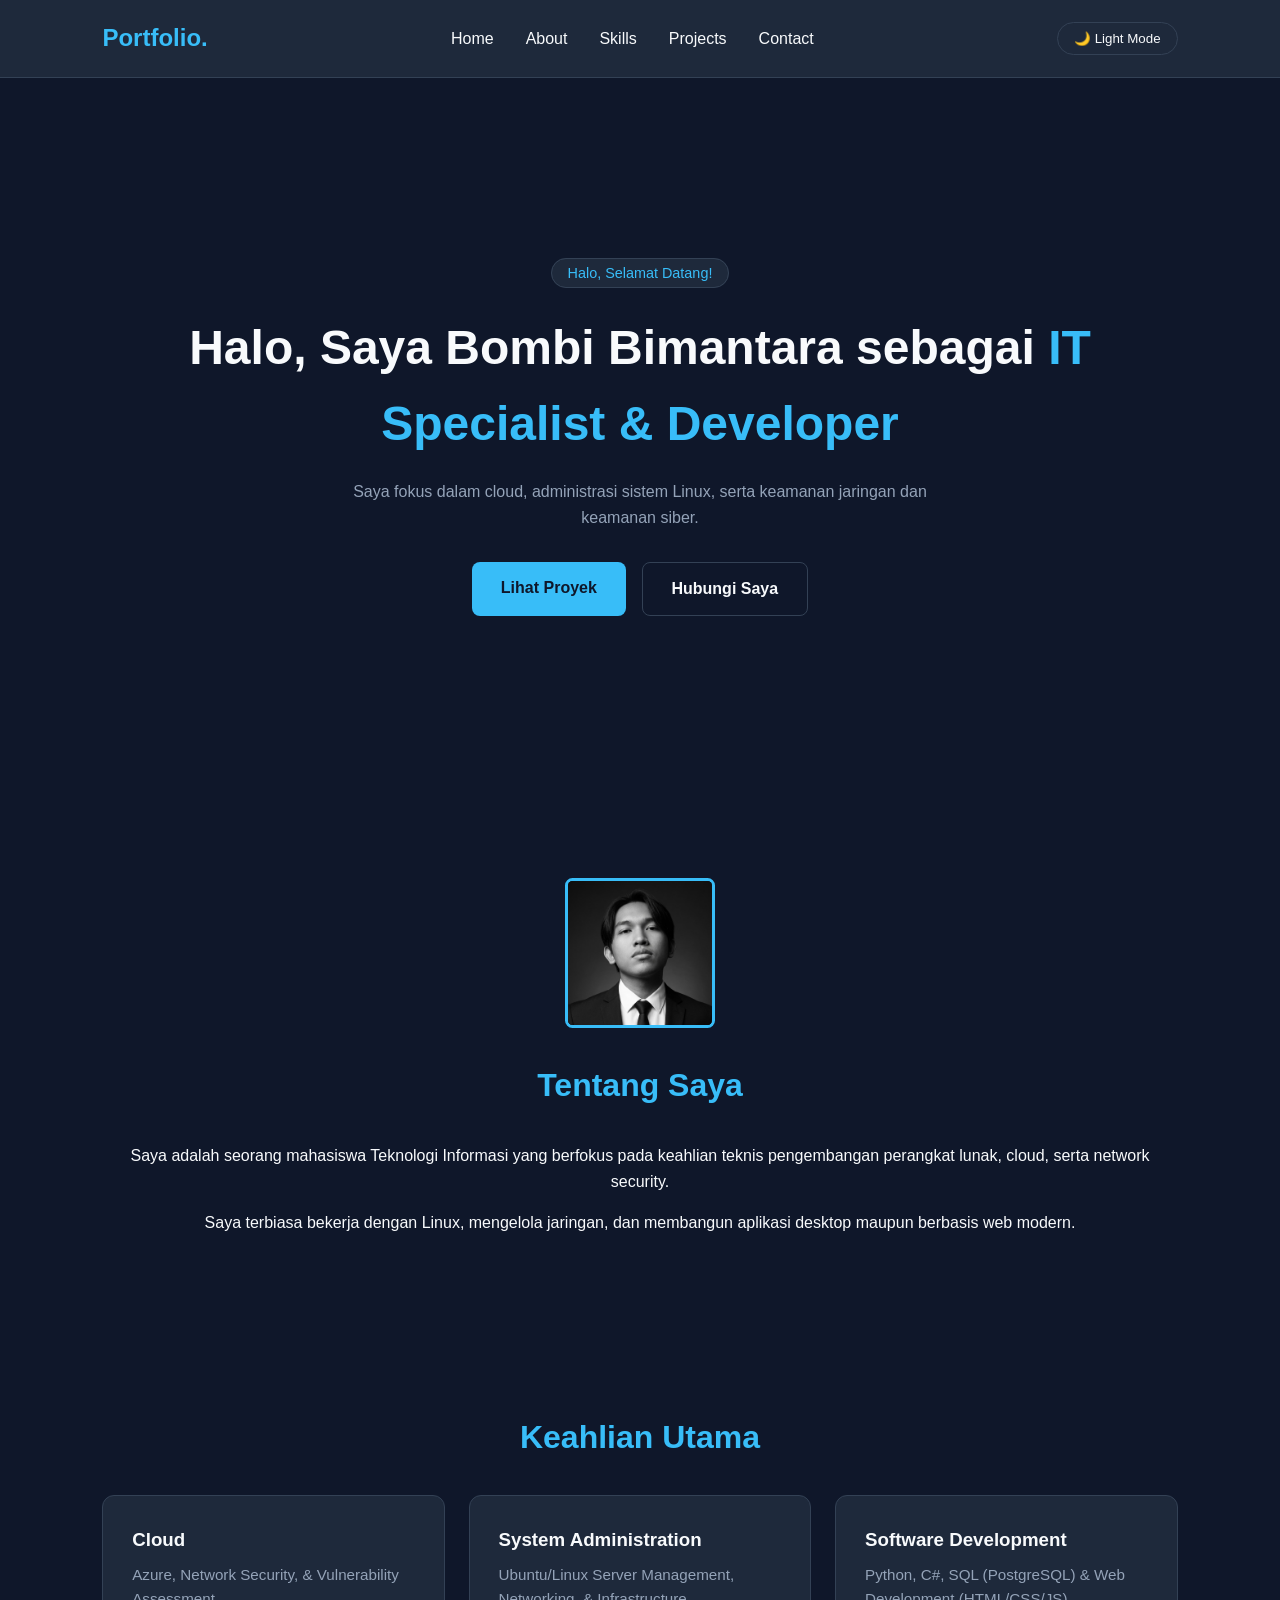
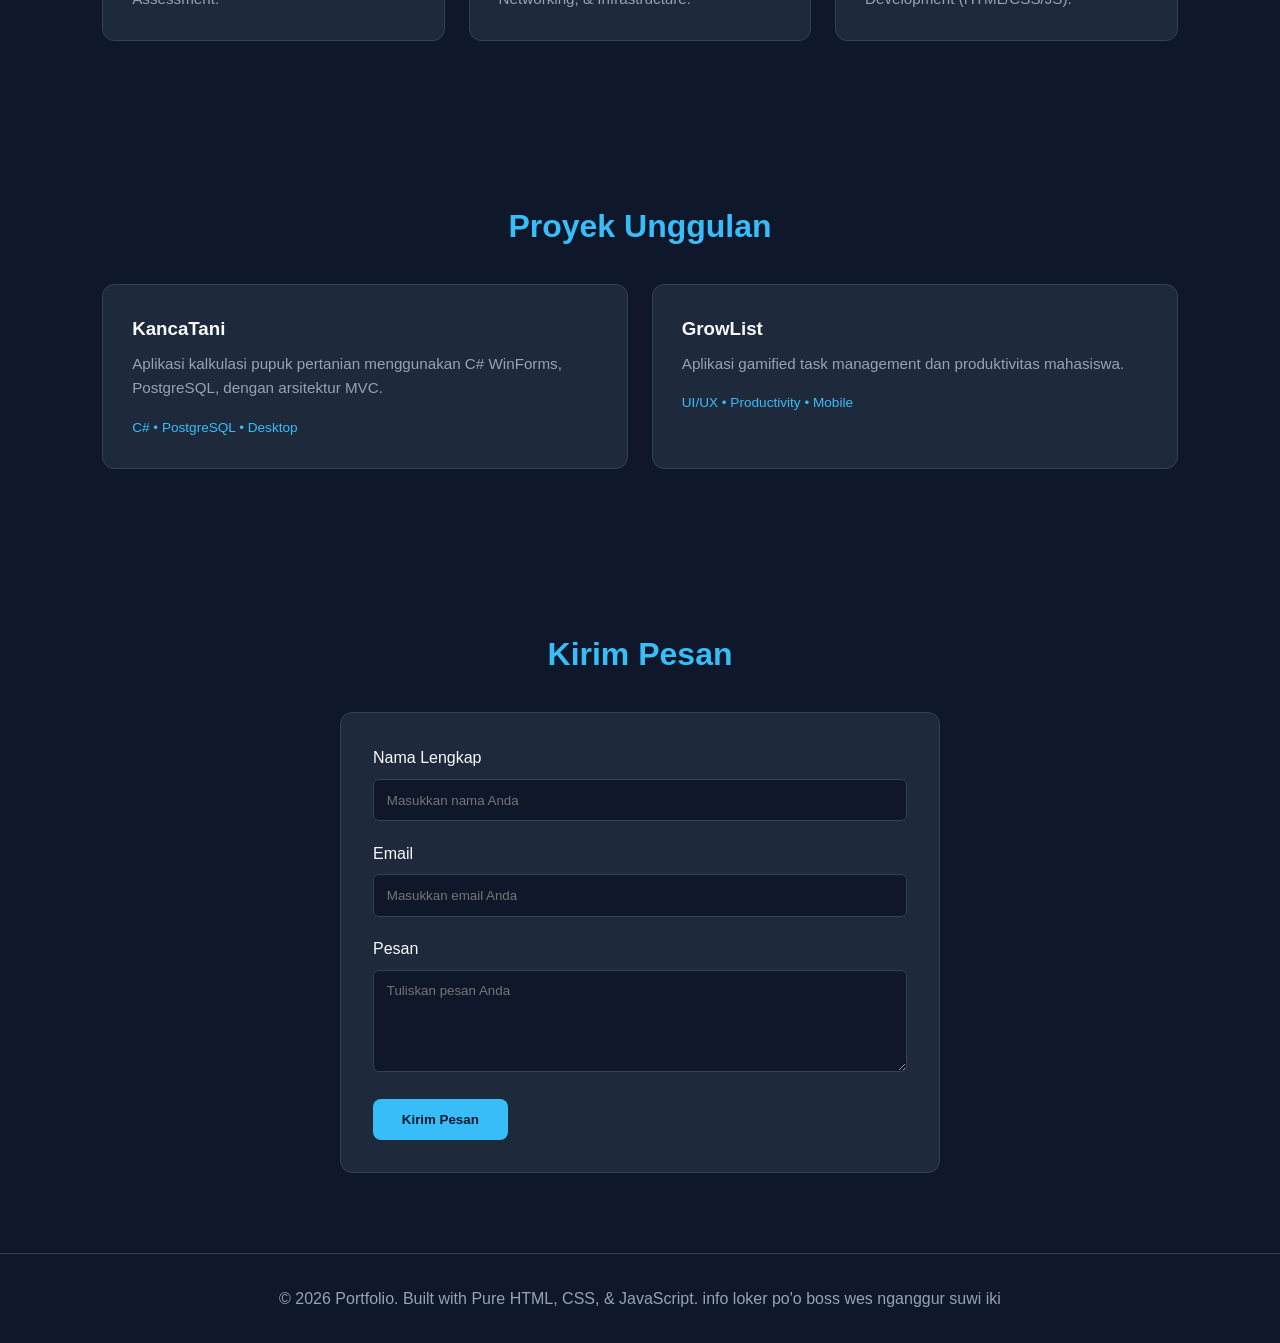
<file: index.html>
<!DOCTYPE html>
<html lang="en">
<head>
    <meta charset="UTF-8">
    <meta name="viewport" content="width=device-width, initial-scale=1.0">
    <link rel="stylesheet" href="css/style.css">
    <title>PROFILE PERSONAL</title>
</head>
<body>
    <!-- navbar -->
    <header class="navbar">
        <div class="logo">Portfolio.</div>
        <nav>
            <ul class="nav-links" id="navLinks">
                <li><a href="#home">Home</a></li>
                <li><a href="#about">About</a></li>
                <li><a href="#skills">Skills</a></li>
                <li><a href="#projects">Projects</a></li>
                <li><a href="#contact">Contact</a></li>
            </ul>
        </nav>
        <div class="nav-actions">
            <button id="themeToggle" class="btn-theme">🌙 Light Mode</button>
            <div class="hamburger" id="hamburger">
                <span></span>
                <span></span>
                <span></span>
            </div>
        </div>
    </header>

    <!-- Content ato Hero Section -->
    <section id="home" class="hero">
        <div class="hero-content">
            <span class="badge">Halo, Selamat Datang!</span>
            <h1>Halo, Saya Bombi Bimantara sebagai <span class="highlight">IT Specialist & Developer</span></h1>
            <p>Saya fokus dalam cloud, administrasi sistem Linux, serta keamanan jaringan dan keamanan siber.</p>
            <div class="hero-buttons">
                <a href="#projects" class="btn primary">Lihat Proyek</a>
                <a href="#contact" class="btn secondary">Hubungi Saya</a>
            </div>
        </div>
    </section>

    <!-- About Section -->
    <section id="about" class="about">
        <img src="picture/foto-kotak.jpg" alt="Profile Picture" class="profile-img">
        <h2 class="section-title">Tentang Saya</h2>
        <div class="about-container">
            <div class="about-text">
                <p class="p1">Saya adalah seorang mahasiswa Teknologi Informasi yang berfokus pada keahlian teknis pengembangan perangkat lunak, cloud, serta network security.</p>
                <p class="p2">Saya terbiasa bekerja dengan Linux, mengelola jaringan, dan membangun aplikasi desktop maupun berbasis web modern.</p>
            </div>
        </div>
    </section>

    <!-- Skills Section -->
    <section id="skills" class="skills">
        <h2 class="section-title">Keahlian Utama</h2>
        <div class="skills-grid">
            <div class="skill-card">
                <h3>Cloud</h3>
                <p>Azure, Network Security, & Vulnerability Assessment.</p>
            </div>
            <div class="skill-card">
                <h3>System Administration</h3>
                <p>Ubuntu/Linux Server Management, Networking, & Infrastructure.</p>
            </div>
            <div class="skill-card">
                <h3>Software Development</h3>
                <p>Python, C#, SQL (PostgreSQL) & Web Development (HTML/CSS/JS).</p>
            </div>
        </div>
    </section>

    <!-- Projects Section -->
    <section id="projects" class="projects">
        <h2 class="section-title">Proyek Unggulan</h2>
        <div class="projects-grid">
            <div class="project-card">
                <div class="project-info">
                    <h3>KancaTani</h3>
                    <p>Aplikasi kalkulasi pupuk pertanian menggunakan C# WinForms, PostgreSQL, dengan arsitektur MVC.</p>
                    <span class="tech-stack">C# • PostgreSQL • Desktop</span>
                </div>
            </div>
            <div class="project-card">
                <div class="project-info">
                    <h3>GrowList</h3>
                    <p>Aplikasi gamified task management dan produktivitas mahasiswa.</p>
                    <span class="tech-stack">UI/UX • Productivity • Mobile</span>
                </div>
            </div>
        </div>
    </section>

    <!-- Contact Section -->
    <section id="contact" class="contact">
        <h2 class="section-title">Kirim Pesan</h2>
        <form id="contactForm" class="contact-form">
            <div class="form-group">
                <label for="name">Nama Lengkap</label>
                <input type="text" id="name" required placeholder="Masukkan nama Anda">
            </div>
            <div class="form-group">
                <label for="email">Email</label>
                <input type="email" id="email" required placeholder="Masukkan email Anda">
            </div>
            <div class="form-group">
                <label for="message">Pesan</label>
                <textarea id="message" rows="5" required placeholder="Tuliskan pesan Anda"></textarea>
            </div>
            <button type="submit" class="btn primary">Kirim Pesan</button>
        </form>
        <div id="formNotification" class="notification hidden"></div>
    </section>

    <!-- Footer -->
    <footer>
        <p>&copy; 2026 Portfolio. Built with Pure HTML, CSS, & JavaScript. info loker po'o boss wes nganggur suwi iki</p>
    </footer>

    <!-- Link External JavaScript -->
    <script src="js/script.js"></script>
</body>
</html>
</file>
<file: css/style.css>
* {
    margin: 0;
    padding: 0;
    box-sizing: border-box;
    font-family: 'Segoe UI', Tahoma, Geneva, Verdana, sans-serif;
    transition: background-color 0.3s, color 0.3s;
}

/* Dark Mode cuy */
:root {
    --bg-color: #0f172a;
    --card-bg: #1e293b;
    --text-color: #f8fafc;
    --text-muted: #94a3b8;
    --primary-color: #38bdf8;
    --primary-hover: #0284c7;
    --border-color: #334155;
}


body.light-theme {
    --bg-color: #f8fafc;
    --card-bg: #ffffff;
    --text-color: #0f172a;
    --text-muted: #64748b;
    --primary-color: #0284c7;
    --primary-hover: #0369a1;
    --border-color: #e2e8f0;
}

body {
    background-color: var(--bg-color);
    color: var(--text-color);
    line-height: 1.6;
}


.navbar {
    display: flex;
    justify-content: space-between;
    align-items: center;
    padding: 1.2rem 8%;
    background-color: var(--card-bg);
    border-bottom: 1px solid var(--border-color);
    position: sticky;
    top: 0;
    z-index: 1000;
}

.logo {
    font-size: 1.5rem;
    font-weight: 700;
    color: var(--primary-color);
}

.nav-links {
    display: flex;
    list-style: none;
    gap: 2rem;
}

.nav-links a {
    color: var(--text-color);
    text-decoration: none;
    font-weight: 500;
}

.nav-links a:hover {
    color: var(--primary-color);
}

.nav-actions {
    display: flex;
    align-items: center;
    gap: 1rem;
}

.btn-theme {
    background: transparent;
    border: 1px solid var(--border-color);
    color: var(--text-color);
    padding: 0.5rem 1rem;
    border-radius: 20px;
    cursor: pointer;
}

.hamburger {
    display: none;
    flex-direction: column;
    gap: 5px;
    cursor: pointer;
}

.hamburger span {
    width: 25px;
    height: 3px;
    background-color: var(--text-color);
    border-radius: 2px;
}


section {
    padding: 5rem 8%;
}

.section-title {
    font-size: 2rem;
    margin-bottom: 2rem;
    text-align: center;
    color: var(--primary-color);
}

.profile-img {
    display: block;
    margin: 0 auto 2rem auto;
    width: 150px;
    height: 150px;
    border-radius: 5%;
    object-fit: cover;
    border: 3px solid var(--primary-color);
}

.p1{
    text-align: center;
    margin-bottom: 1rem; 
}

.p2{
    text-align: center;
    margin-bottom: 1rem; 
}


.hero {
    min-height: 80vh;
    display: flex;
    align-items: center;
    justify-content: center;
    text-align: center;
}

.badge {
    background-color: var(--card-bg);
    border: 1px solid var(--border-color);
    padding: 0.4rem 1rem;
    border-radius: 20px;
    font-size: 0.9rem;
    color: var(--primary-color);
}

.hero h1 {
    font-size: 3rem;
    margin: 1.5rem 0 1rem 0;
}

.highlight {
    color: var(--primary-color);
}

.hero p {
    color: var(--text-muted);
    max-width: 600px;
    margin: 0 auto 2rem auto;
}

.hero-buttons {
    display: flex;
    gap: 1rem;
    justify-content: center;
}

.btn {
    padding: 0.8rem 1.8rem;
    border-radius: 8px;
    text-decoration: none;
    font-weight: 600;
    cursor: pointer;
    border: none;
}

.btn.primary {
    background-color: var(--primary-color);
    color: #0f172a;
}

.btn.primary:hover {
    background-color: var(--primary-hover);
}

.btn.secondary {
    background-color: transparent;
    border: 1px solid var(--border-color);
    color: var(--text-color);
}

/* Skills & Projects Grid */
.skills-grid, .projects-grid {
    display: grid;
    grid-template-columns: repeat(auto-fit, minmax(280px, 1fr));
    gap: 1.5rem;
}

.skill-card, .project-card {
    background-color: var(--card-bg);
    padding: 1.8rem;
    border-radius: 12px;
    border: 1px solid var(--border-color);
}

.skill-card h3, .project-card h3 {
    margin-bottom: 0.5rem;
}

.skill-card p, .project-card p {
    color: var(--text-muted);
    font-size: 0.95rem;
}

.tech-stack {
    display: inline-block;
    margin-top: 1rem;
    font-size: 0.85rem;
    color: var(--primary-color);
}

/* Contact Form */
.contact-form {
    max-width: 600px;
    margin: 0 auto;
    background-color: var(--card-bg);
    padding: 2rem;
    border-radius: 12px;
    border: 1px solid var(--border-color);
}

.form-group {
    margin-bottom: 1.2rem;
}

.form-group label {
    display: block;
    margin-bottom: 0.5rem;
}

.form-group input, .form-group textarea {
    width: 100%;
    padding: 0.8rem;
    border-radius: 6px;
    border: 1px solid var(--border-color);
    background-color: var(--bg-color);
    color: var(--text-color);
}

.notification {
    margin-top: 1rem;
    padding: 1rem;
    border-radius: 6px;
    text-align: center;
    background-color: #10b981;
    color: white;
}

.notification.hidden {
    display: none;
}


footer {
    text-align: center;
    padding: 2rem;
    border-top: 1px solid var(--border-color);
    color: var(--text-muted);
}

/* Responsif Mobile & Tablet */
@media (max-width: 768px) {
    .hamburger {
        display: flex;
    }

    .nav-links {
        position: absolute;
        top: 100%;
        left: 0;
        width: 100%;
        background-color: var(--card-bg);
        flex-direction: column;
        align-items: center;
        padding: 1.5rem 0;
        gap: 1.5rem;
        border-bottom: 1px solid var(--border-color);
        display: none;
    }

    .nav-links.active {
        display: flex;
    }

    .hero h1 {
        font-size: 2.2rem;
    }
}
</file>
